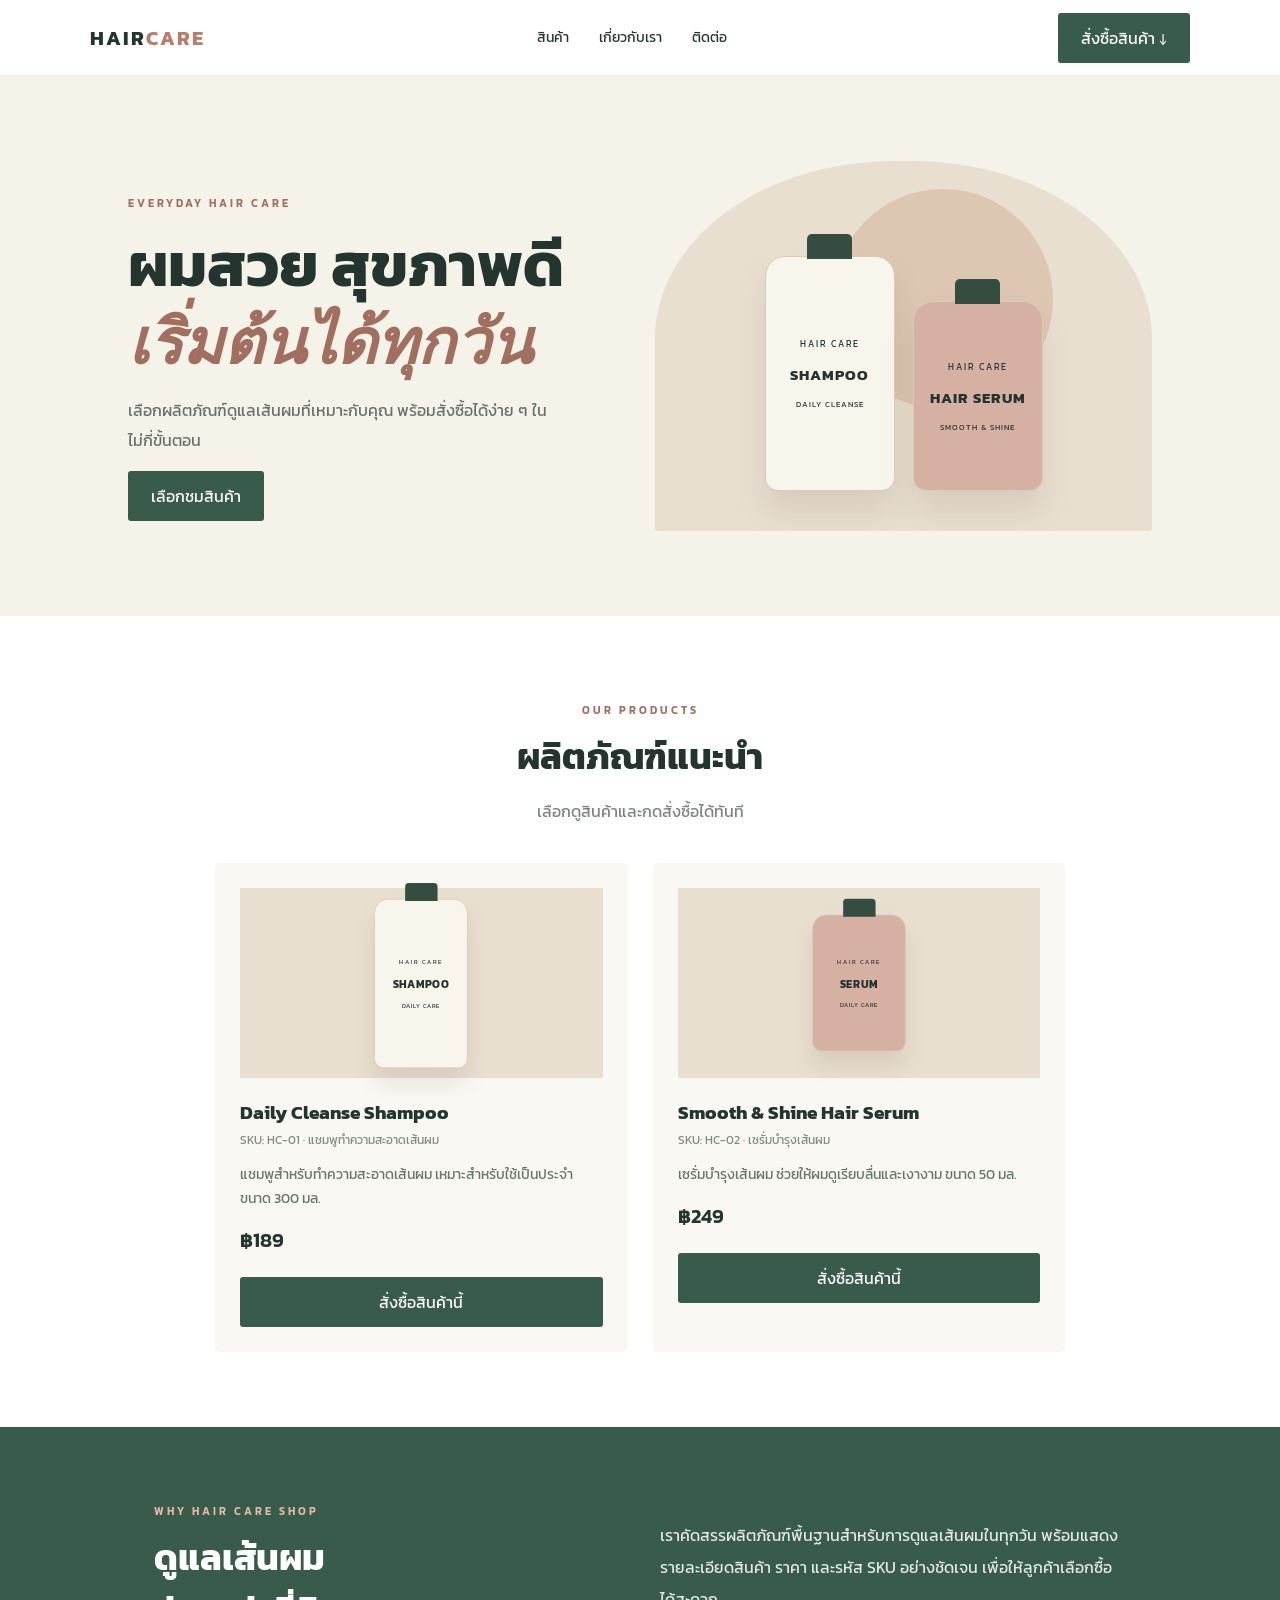
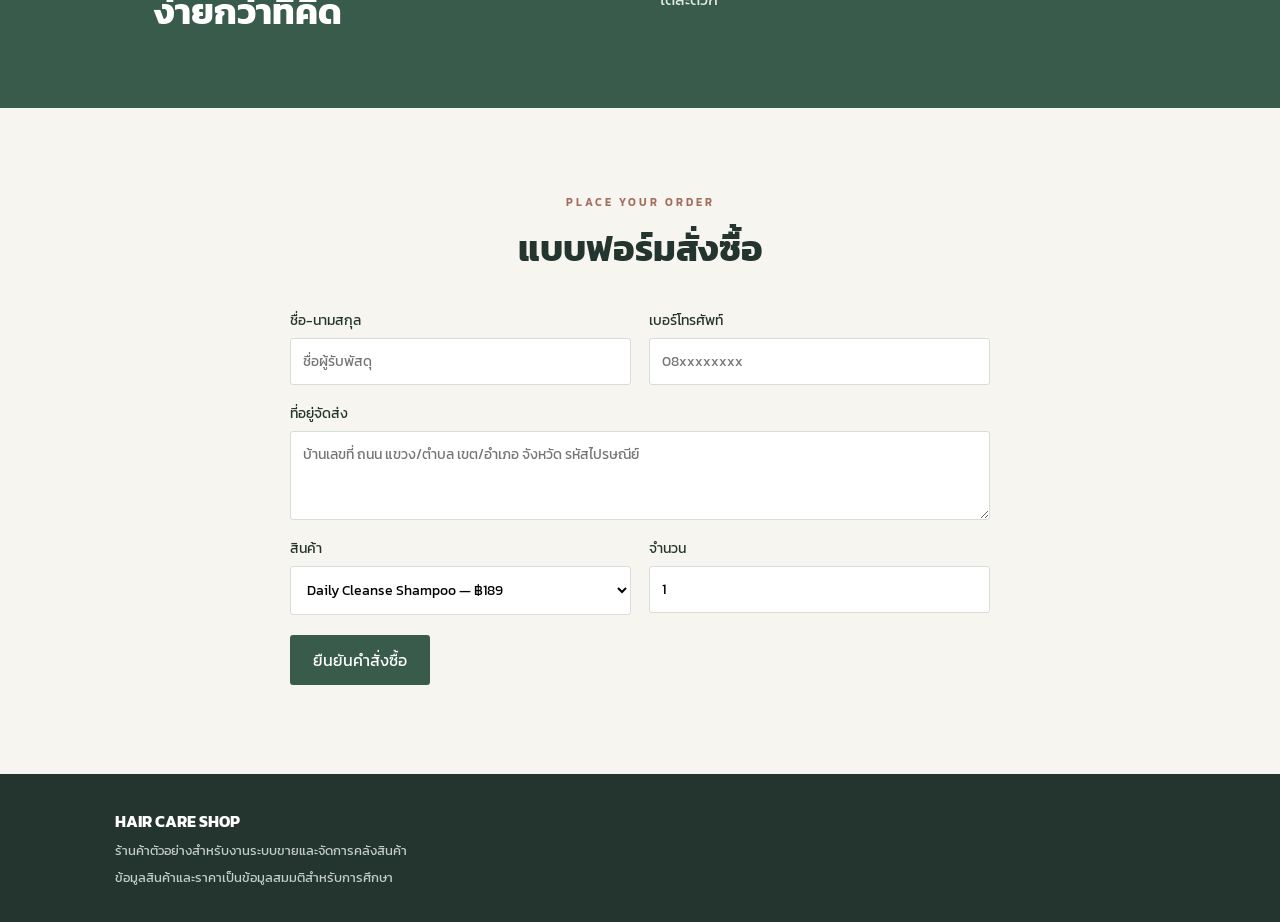
<file: index.html>
<!doctype html>
<html lang="th">
<head>
<meta charset="utf-8"><meta name="viewport" content="width=device-width,initial-scale=1">
<title>HAIR CARE SHOP | ดูแลผมในทุกวัน</title>
<link rel="stylesheet" href="styles.css">
</head>
<body>
<header class="top"><a class="brand" href="#">HAIR<span>CARE</span></a><nav><a href="#products">สินค้า</a><a href="#about">เกี่ยวกับเรา</a><a href="#contact">ติดต่อ</a></nav><button class="cart" onclick="document.querySelector('#order').scrollIntoView({behavior:'smooth'})">สั่งซื้อสินค้า ↓</button></header>
<section class="hero"><div class="hero-copy"><p class="eyebrow">EVERYDAY HAIR CARE</p><h1>ผมสวย สุขภาพดี<br><em>เริ่มต้นได้ทุกวัน</em></h1><p>เลือกผลิตภัณฑ์ดูแลเส้นผมที่เหมาะกับคุณ พร้อมสั่งซื้อได้ง่าย ๆ ในไม่กี่ขั้นตอน</p><a class="primary" href="#products">เลือกชมสินค้า</a></div><div class="hero-art"><div class="sun"></div><div class="bottle bottle-a"><small>HAIR CARE</small><b>SHAMPOO</b><span>DAILY CLEANSE</span></div><div class="bottle bottle-b"><small>HAIR CARE</small><b>HAIR SERUM</b><span>SMOOTH & SHINE</span></div></div></section>
<section id="products" class="section"><p class="eyebrow">OUR PRODUCTS</p><h2>ผลิตภัณฑ์แนะนำ</h2><p class="sub">เลือกดูสินค้าและกดสั่งซื้อได้ทันที</p><div id="product-grid" class="products"></div></section>
<section id="about" class="about"><div><p class="eyebrow">WHY HAIR CARE SHOP</p><h2>ดูแลเส้นผม<br>ง่ายกว่าที่คิด</h2></div><p>เราคัดสรรผลิตภัณฑ์พื้นฐานสำหรับการดูแลเส้นผมในทุกวัน พร้อมแสดงรายละเอียดสินค้า ราคา และรหัส SKU อย่างชัดเจน เพื่อให้ลูกค้าเลือกซื้อได้สะดวก</p></section>
<section id="order" class="section order-section"><p class="eyebrow">PLACE YOUR ORDER</p><h2>แบบฟอร์มสั่งซื้อ</h2><form id="order-form">
<div class="form-grid"><label>ชื่อ-นามสกุล<input required name="customer" placeholder="ชื่อผู้รับพัสดุ"></label><label>เบอร์โทรศัพท์<input required name="phone" pattern="[0-9]{9,10}" placeholder="08xxxxxxxx"></label><label class="wide">ที่อยู่จัดส่ง<textarea required name="address" rows="3" placeholder="บ้านเลขที่ ถนน แขวง/ตำบล เขต/อำเภอ จังหวัด รหัสไปรษณีย์"></textarea></label><label>สินค้า<select required name="sku" id="sku"></select></label><label>จำนวน<input required name="qty" type="number" min="1" value="1"></label></div>
<button class="primary" type="submit">ยืนยันคำสั่งซื้อ</button><p id="notice" role="status"></p></form></section>
<section id="contact" class="footer"><b>HAIR CARE SHOP</b><span>ร้านค้าตัวอย่างสำหรับงานระบบขายและจัดการคลังสินค้า</span><small>ข้อมูลสินค้าและราคาเป็นข้อมูลสมมติสำหรับการศึกษา</small></section>
<script src="app.js"></script></body></html>
</file>
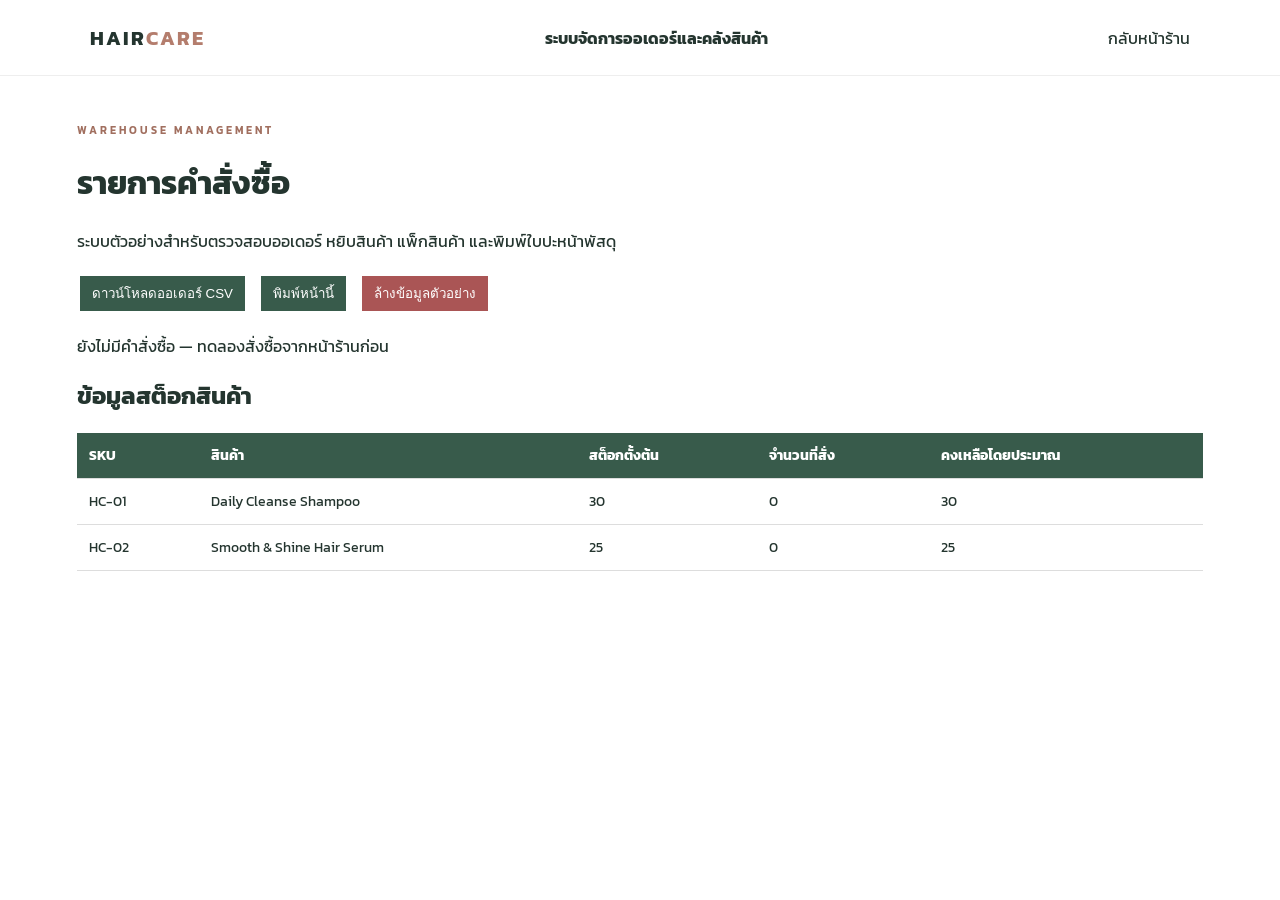
<file: admin.html>
<!doctype html><html lang="th"><head><meta charset="utf-8"><meta name="viewport" content="width=device-width,initial-scale=1"><title>ระบบคลังสินค้า | HAIR CARE SHOP</title><link rel="stylesheet" href="styles.css"><style>.admin{padding:35px 6%;}.admin table{width:100%;border-collapse:collapse;background:white;font-size:14px}.admin th,.admin td{padding:12px;border-bottom:1px solid #ddd;text-align:left}.admin th{background:#385b4b;color:white}.admin button{margin:3px;padding:7px 12px;border:0;background:#385b4b;color:white;cursor:pointer}.admin .danger{background:#a55}.tools{display:flex;gap:10px;flex-wrap:wrap;margin:20px 0}</style></head><body><header class="top"><a class="brand" href="index.html">HAIR<span>CARE</span></a><b>ระบบจัดการออเดอร์และคลังสินค้า</b><a href="index.html">กลับหน้าร้าน</a></header><main class="admin"><p class="eyebrow">WAREHOUSE MANAGEMENT</p><h1>รายการคำสั่งซื้อ</h1><p>ระบบตัวอย่างสำหรับตรวจสอบออเดอร์ หยิบสินค้า แพ็กสินค้า และพิมพ์ใบปะหน้าพัสดุ</p><div class="tools"><button onclick="exportCSV()">ดาวน์โหลดออเดอร์ CSV</button><button onclick="window.print()">พิมพ์หน้านี้</button><button class="danger" onclick="clearOrders()">ล้างข้อมูลตัวอย่าง</button></div><div id="orders"></div><h2>ข้อมูลสต็อกสินค้า</h2><div id="stocks"></div></main><script>
const products=[{sku:'HC-01',name:'Daily Cleanse Shampoo',stock:30},{sku:'HC-02',name:'Smooth & Shine Hair Serum',stock:25}];
let orders=JSON.parse(localStorage.getItem('hairOrders')||'[]');
function save(){localStorage.setItem('hairOrders',JSON.stringify(orders));render()}
function render(){document.querySelector('#orders').innerHTML=orders.length?`<table><tr><th>Order ID</th><th>ลูกค้า</th><th>สินค้า</th><th>จำนวน</th><th>ยอดรวม</th><th>สถานะ</th><th>ดำเนินการ</th></tr>${orders.map((o,i)=>`<tr><td>${o.orderId}</td><td>${o.customer}<br>${o.phone}</td><td>${o.sku} ${o.product}</td><td>${o.qty}</td><td>${o.total.toLocaleString()} บาท</td><td>${o.status}</td><td><button onclick="status(${i},'หยิบสินค้าแล้ว')">หยิบแล้ว</button><button onclick="status(${i},'แพ็กสินค้าแล้ว')">แพ็กแล้ว</button><button onclick="label(${i})">ใบปะหน้า</button></td></tr>`).join('')}</table>`:'<p>ยังไม่มีคำสั่งซื้อ — ทดลองสั่งซื้อจากหน้าร้านก่อน</p>';document.querySelector('#stocks').innerHTML=`<table><tr><th>SKU</th><th>สินค้า</th><th>สต็อกตั้งต้น</th><th>จำนวนที่สั่ง</th><th>คงเหลือโดยประมาณ</th></tr>${products.map(p=>{let sold=orders.filter(o=>o.sku===p.sku).reduce((s,o)=>s+o.qty,0);return `<tr><td>${p.sku}</td><td>${p.name}</td><td>${p.stock}</td><td>${sold}</td><td>${p.stock-sold}</td></tr>`}).join('')}</table>`}
function status(i,s){orders[i].status=s;save()}
function label(i){let o=orders[i],w=window.open('','_blank');w.document.write(`<html><head><title>ใบปะหน้าพัสดุ ${o.orderId}</title><style>body{font-family:Arial,sans-serif;padding:24px}.label{border:2px solid #222;padding:24px;max-width:600px}h2{margin-top:0}.muted{color:#555}hr{border:1px dashed #777}</style></head><body><div class="label"><h2>ใบปะหน้าพัสดุ / SHIPPING LABEL</h2><p><b>เลขที่คำสั่งซื้อ:</b> ${o.orderId}</p><hr><h3>ผู้รับ / SHIP TO</h3><p><b>${o.customer}</b></p><p>${o.phone}</p><p>${o.address}</p><hr><p><b>รายการ:</b> ${o.product} (${o.sku}) × ${o.qty}</p><p><b>ยอดรวม:</b> ${o.total.toLocaleString()} บาท</p><p class="muted">HAIR CARE SHOP · กรุณาตรวจสอบข้อมูลก่อนจัดส่ง</p></div><script>window.print()<\/script></body></html>`);w.document.close()}
function exportCSV(){let rows=[['Order ID','Date','Customer','Phone','Address','SKU','Product','Qty','Unit Price','Total','Status'],...orders.map(o=>[o.orderId,o.date,o.customer,o.phone,o.address,o.sku,o.product,o.qty,o.unitPrice,o.total,o.status])];let csv='\\ufeff'+rows.map(r=>r.map(v=>'"'+String(v??'').replaceAll('"','""')+'"').join(',')).join('\\n');let a=document.createElement('a');a.href=URL.createObjectURL(new Blob([csv],{type:'text/csv;charset=utf-8'}));a.download='orders.csv';a.click()}
function clearOrders(){if(confirm('ยืนยันล้างคำสั่งซื้อในเบราว์เซอร์นี้?')){orders=[];save()}}render();
</script></body></html>
</file>
<file: styles.css>
@import url('https://fonts.googleapis.com/css2?family=Kanit:wght@300;400;500;600;700&family=Playfair+Display:ital,wght@0,600;1,600&display=swap');
:root{--ink:#24352f;--green:#385b4b;--cream:#f5f2e9;--sand:#e5d7c1;--pink:#d9a99d}*{box-sizing:border-box}body{margin:0;color:var(--ink);font-family:Kanit,sans-serif;background:#fff}a{color:inherit;text-decoration:none}.top{height:76px;display:flex;align-items:center;justify-content:space-between;padding:0 7%;background:#fff;position:sticky;top:0;z-index:5;border-bottom:1px solid #eee}.brand{font-weight:700;letter-spacing:2px;font-size:20px}.brand span{color:#b47d6d}.top nav{display:flex;gap:30px;font-size:14px}.cart,.primary{border:0;background:var(--green);color:white;padding:13px 23px;border-radius:3px;font:inherit;cursor:pointer}.hero{background:var(--cream);min-height:540px;padding:70px 10%;display:grid;grid-template-columns:1fr 1fr;align-items:center;gap:30px}.eyebrow{letter-spacing:3px;font-size:11px;color:#a16f5f;font-weight:600}.hero h1{font-size:clamp(38px,5vw,62px);line-height:1.2;margin:16px 0}.hero h1 em{font-family:'Playfair Display',serif;color:#a16f5f}.hero-copy>p:not(.eyebrow){max-width:420px;line-height:1.9;color:#66716b;margin-bottom:28px}.hero-art{height:370px;position:relative;background:#e9dfd0;border-radius:48% 48% 4px 4px;display:flex;align-items:end;justify-content:center;gap:18px;padding-bottom:40px;overflow:hidden}.sun{position:absolute;width:220px;height:220px;border-radius:50%;background:#d6b8a0;top:28px;right:20%;opacity:.6}.bottle{position:relative;z-index:1;width:130px;height:235px;border-radius:20px 20px 13px 13px;background:#f8f5ed;box-shadow:0 20px 30px #6b554522;display:flex;flex-direction:column;align-items:center;justify-content:center;gap:12px;border:1px solid #d8cbb9}.bottle:before{content:"";position:absolute;width:45px;height:25px;background:#344d40;top:-23px;border-radius:5px 5px 0 0}.bottle b{font-size:15px;letter-spacing:1px}.bottle small{font-size:9px;letter-spacing:2px}.bottle span{font-size:8px;letter-spacing:1px}.bottle-b{height:190px;background:#d7b0a4}.section{padding:75px 9%;text-align:center}.section h2,.about h2{font-size:36px;margin:5px 0}.sub{color:#7b8580}.products{display:grid;grid-template-columns:repeat(2,minmax(0,1fr));gap:25px;margin:40px auto 0;max-width:850px;text-align:left}.product{background:#faf8f3;padding:25px;border-radius:5px}.product-art{height:190px;background:#e9dfd0;display:flex;align-items:center;justify-content:center;margin-bottom:20px}.product-art .bottle{transform:scale(.72);margin:0 -10px}.product h3{margin:0 0 5px}.sku{font-size:12px;color:#818b85}.price{font-weight:600;font-size:20px;margin:12px 0}.product p{font-size:14px;line-height:1.7;color:#68746d}.product button{width:100%;margin-top:10px}.about{background:#385b4b;color:#fff;padding:65px 12%;display:grid;grid-template-columns:1fr 1fr;align-items:center;gap:40px}.about .eyebrow{color:#e4b9a9}.about p:last-child{line-height:2;color:#e1e9e4}.order-section{background:#f7f5ef}.order-section form{max-width:700px;margin:35px auto 0;text-align:left}.form-grid{display:grid;grid-template-columns:1fr 1fr;gap:18px}.form-grid label{font-size:14px;display:flex;flex-direction:column;gap:7px}.form-grid input,.form-grid textarea,.form-grid select{font:inherit;border:1px solid #d9ddd8;padding:12px;border-radius:3px;background:white}.wide{grid-column:1/-1}.order-section .primary{margin-top:20px}.footer{background:#24352f;color:white;padding:35px 9%;display:flex;flex-direction:column;gap:8px}.footer span,.footer small{color:#c3cec7;font-size:13px}#notice{font-size:14px;color:#385b4b}@media(max-width:700px){.top{padding:0 4%}.top nav{display:none}.hero{grid-template-columns:1fr;padding:45px 7%}.hero-art{height:300px}.products{grid-template-columns:1fr}.about{grid-template-columns:1fr;padding:45px 8%}.form-grid{grid-template-columns:1fr}.wide{grid-column:auto}.section{padding:55px 6%}}
</file>
